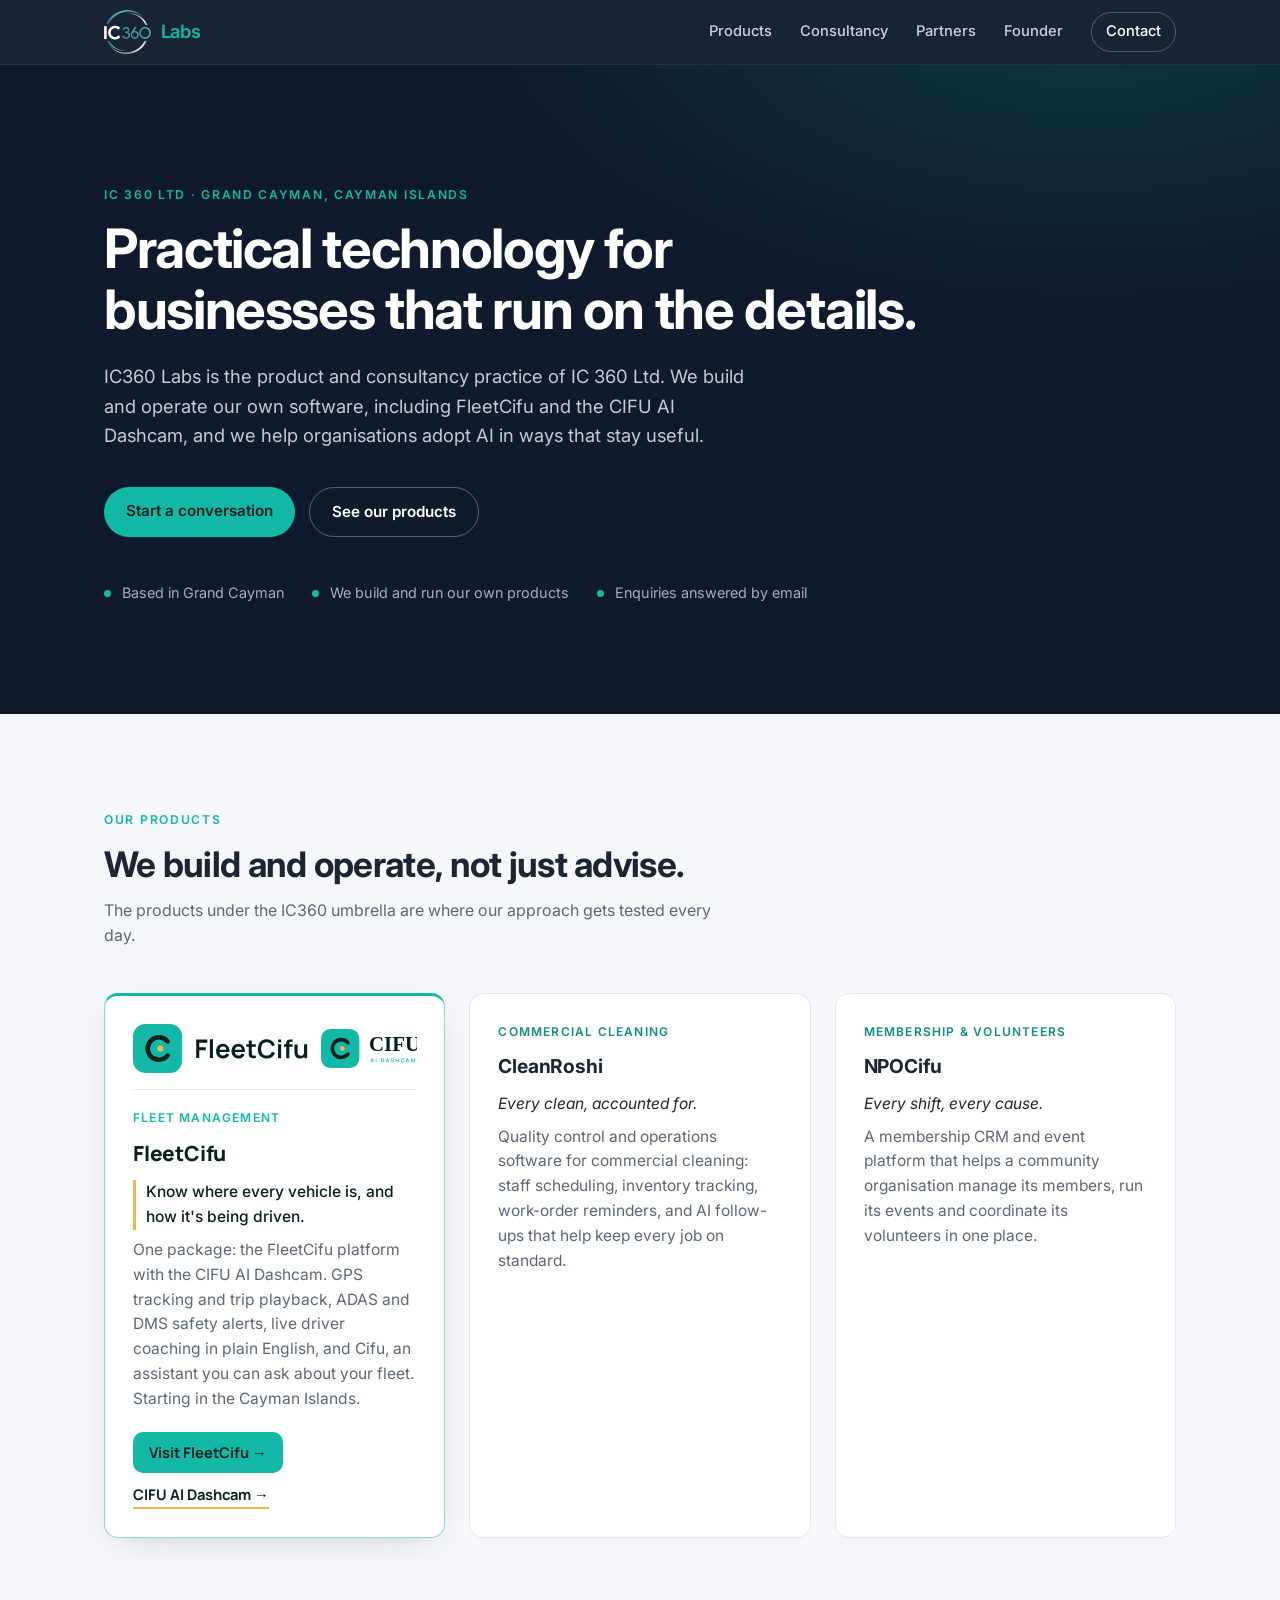
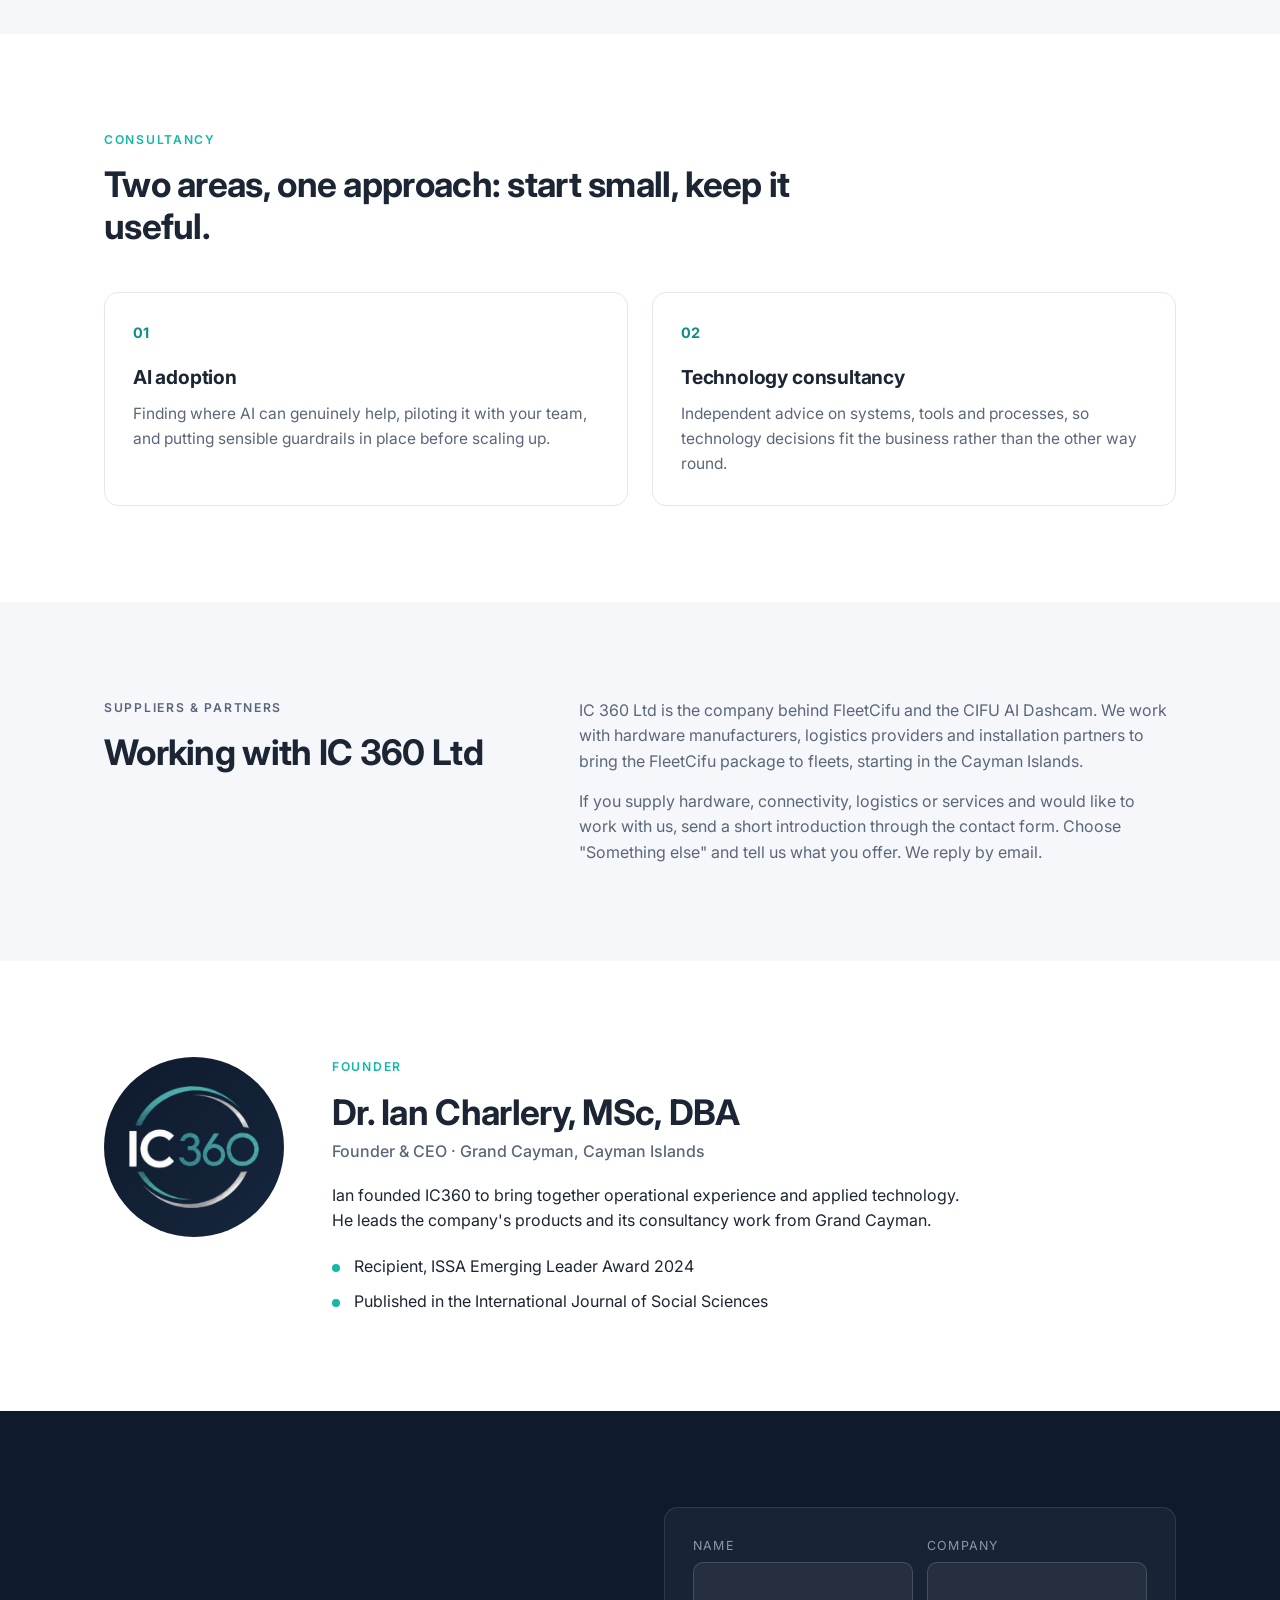
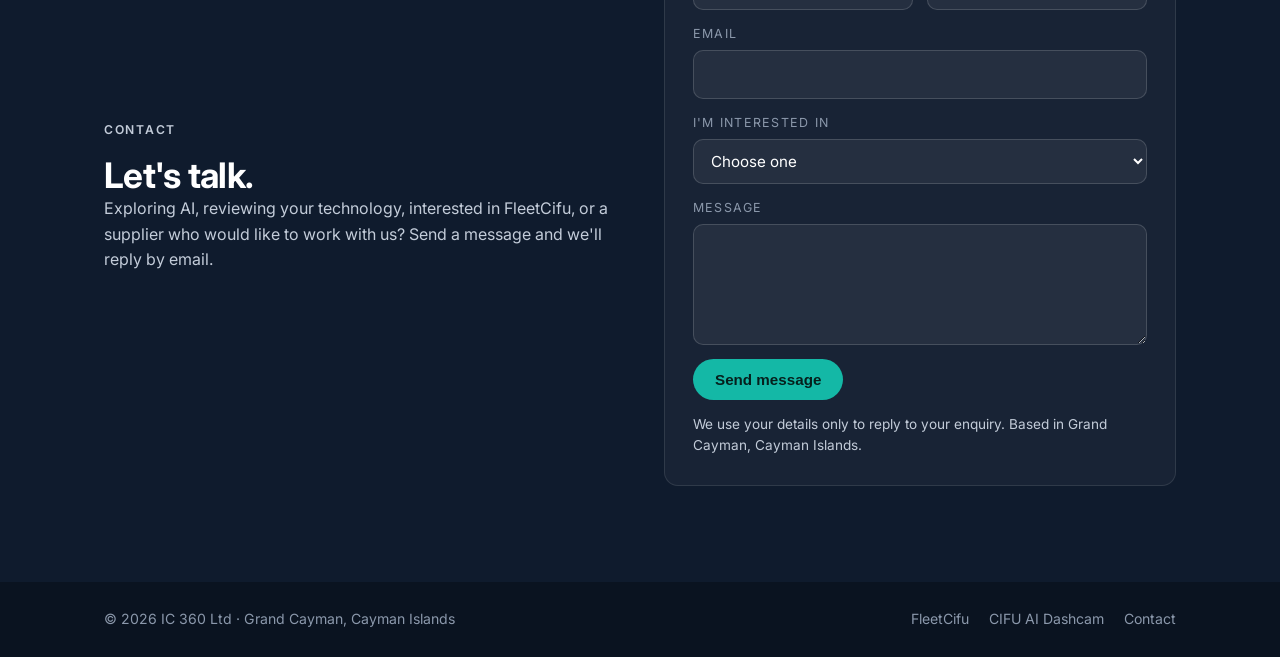
<file: index.html>
<!DOCTYPE html>
<html lang="en">
<head>
  <meta charset="utf-8">
  <meta name="viewport" content="width=device-width, initial-scale=1">
  <title>IC360 Labs | AI products and technology consultancy, Grand Cayman</title>
  <meta name="description" content="IC360 Labs is the product and consultancy practice of IC 360 Ltd in Grand Cayman. We build FleetCifu, with the CIFU AI Dashcam, and help businesses put AI and technology to practical use.">
  <link rel="canonical" href="https://ic360labs.ai/">
  <link rel="preconnect" href="https://fonts.googleapis.com">
  <link rel="preconnect" href="https://fonts.gstatic.com" crossorigin>
  <link href="https://fonts.googleapis.com/css2?family=Inter:wght@400;500;600;700&display=swap" rel="stylesheet">
  <link rel="stylesheet" href="styles.css">
  <link rel="icon" href="favicon.ico" sizes="any">
  <link rel="icon" type="image/png" sizes="32x32" href="favicon-32.png">
  <link rel="icon" type="image/png" sizes="16x16" href="favicon-16.png">
  <link rel="apple-touch-icon" href="apple-touch-icon.png">
  <link rel="manifest" href="site.webmanifest">
  <meta name="theme-color" content="#0f1b2d">
  <meta property="og:type" content="website">
  <meta property="og:site_name" content="IC360 Labs">
  <meta property="og:title" content="IC360 Labs | IC 360 Ltd, Grand Cayman">
  <meta property="og:description" content="Practical technology for businesses that run on the details. Makers of FleetCifu and the CIFU AI Dashcam.">
  <meta property="og:image" content="https://ic360labs.ai/og-image.png">
  <meta property="og:url" content="https://ic360labs.ai/">
  <meta name="twitter:card" content="summary_large_image">
  <meta name="twitter:title" content="IC360 Labs | IC 360 Ltd, Grand Cayman">
  <meta name="twitter:description" content="Practical technology for businesses that run on the details. Makers of FleetCifu and the CIFU AI Dashcam.">
  <meta name="twitter:image" content="https://ic360labs.ai/og-image.png">
  <script type="application/ld+json">
  {
    "@context": "https://schema.org",
    "@type": "Organization",
    "name": "IC 360 Ltd",
    "alternateName": "IC360 Labs",
    "url": "https://ic360labs.ai/",
    "logo": "https://ic360labs.ai/icon-512.png",
    "address": {"@type": "PostalAddress", "addressLocality": "Grand Cayman", "addressCountry": "KY"},
    "founder": {"@type": "Person", "name": "Dr. Ian Charlery"},
    "brand": [
      {"@type": "Brand", "name": "FleetCifu", "url": "https://fleetcifu.ai/"},
      {"@type": "Brand", "name": "CIFU AI Dashcam", "url": "https://cifu.ai/"}
    ]
  }
  </script>
</head>
<body>
  <a class="skip-link" href="#main">Skip to content</a>
  <header class="site-header">
    <div class="container nav">
      <a href="#top" class="logo"><img src="brand/header-logo.png" alt="IC360" class="logo-mark" width="47" height="44"><span>Labs</span></a>
      <nav aria-label="Primary">
        <a href="#products">Products</a>
        <a href="#services">Consultancy</a>
        <a href="#partners">Partners</a>
        <a href="#founder">Founder</a>
        <a href="#contact" class="nav-cta">Contact</a>
      </nav>
    </div>
  </header>

  <main id="main">
    <span id="top"></span>
    <section class="hero">
      <div class="container">
        <p class="eyebrow">IC 360 Ltd · Grand Cayman, Cayman Islands</p>
        <h1>Practical technology for businesses that run on the details.</h1>
        <p class="lead">IC360 Labs is the product and consultancy practice of IC 360 Ltd. We build and operate our own software, including FleetCifu and the CIFU AI Dashcam, and we help organisations adopt AI in ways that stay useful.</p>
        <div class="hero-actions">
          <a href="#contact" class="btn btn-primary">Start a conversation</a>
          <a href="#products" class="btn btn-ghost">See our products</a>
        </div>
        <ul class="hero-points" aria-label="At a glance">
          <li>Based in Grand Cayman</li>
          <li>We build and run our own products</li>
          <li>Enquiries answered by email</li>
        </ul>
      </div>
    </section>

    <section id="products" class="section section-alt">
      <div class="container">
        <p class="eyebrow">Our products</p>
        <h2>We build and operate, not just advise.</h2>
        <p class="section-lead">The products under the IC360 umbrella are where our approach gets tested every day.</p>
        <div class="cards">
          <article class="card card-feature product-brand">
            <div class="product-logos">
              <img src="brand/products/fleetcifu-logo.svg" alt="FleetCifu" class="pl-fleet" width="200" height="56">
              <img src="brand/products/cifu-ai-dashcam-logo.svg" alt="CIFU AI Dashcam" class="pl-cifu" width="110" height="44">
            </div>
            <p class="card-tag">Fleet management</p>
            <h3>FleetCifu</h3>
            <p class="card-quote">Know where every vehicle is, and how it's being driven.</p>
            <p>One package: the FleetCifu platform with the CIFU AI Dashcam. GPS tracking and trip playback, ADAS and DMS safety alerts, live driver coaching in plain English, and Cifu, an assistant you can ask about your fleet. Starting in the Cayman Islands.</p>
            <div class="card-links">
              <a href="https://fleetcifu.ai/" class="pb-btn" rel="noopener">Visit FleetCifu →</a>
              <a href="https://cifu.ai/" class="pb-link" rel="noopener">CIFU AI Dashcam →</a>
            </div>
          </article>
          <article class="card">
            <p class="card-tag">Commercial cleaning</p>
            <h3>CleanRoshi</h3>
            <p class="card-quote">Every clean, accounted for.</p>
            <p>Quality control and operations software for commercial cleaning: staff scheduling, inventory tracking, work-order reminders, and AI follow-ups that help keep every job on standard.</p>
          </article>
          <article class="card">
            <p class="card-tag">Membership &amp; volunteers</p>
            <h3>NPOCifu</h3>
            <p class="card-quote">Every shift, every cause.</p>
            <p>A membership CRM and event platform that helps a community organisation manage its members, run its events and coordinate its volunteers in one place.</p>
          </article>
        </div>
      </div>
    </section>

    <section id="services" class="section">
      <div class="container">
        <p class="eyebrow">Consultancy</p>
        <h2>Two areas, one approach: start small, keep it useful.</h2>
        <div class="pillars pillars-2">
          <article class="pillar">
            <div class="pillar-num">01</div>
            <h3>AI adoption</h3>
            <p>Finding where AI can genuinely help, piloting it with your team, and putting sensible guardrails in place before scaling up.</p>
          </article>
          <article class="pillar">
            <div class="pillar-num">02</div>
            <h3>Technology consultancy</h3>
            <p>Independent advice on systems, tools and processes, so technology decisions fit the business rather than the other way round.</p>
          </article>
        </div>
      </div>
    </section>

    <section id="partners" class="section section-alt">
      <div class="container partners">
        <div>
          <p class="eyebrow">Suppliers &amp; partners</p>
          <h2>Working with IC 360 Ltd</h2>
        </div>
        <div>
          <p>IC 360 Ltd is the company behind FleetCifu and the CIFU AI Dashcam. We work with hardware manufacturers, logistics providers and installation partners to bring the FleetCifu package to fleets, starting in the Cayman Islands.</p>
          <p>If you supply hardware, connectivity, logistics or services and would like to work with us, send a short introduction through the contact form. Choose "Something else" and tell us what you offer. We reply by email.</p>
        </div>
      </div>
    </section>

    <section id="founder" class="section">
      <div class="container founder">
        <div class="founder-mark" aria-hidden="true"><img src="brand/ic360-mark.png" alt=""></div>
        <div>
          <p class="eyebrow">Founder</p>
          <h2>Dr. Ian Charlery, MSc, DBA</h2>
          <p class="founder-role">Founder &amp; CEO · Grand Cayman, Cayman Islands</p>
          <p>Ian founded IC360 to bring together operational experience and applied technology. He leads the company's products and its consultancy work from Grand Cayman.</p>
          <ul class="facts">
            <li>Recipient, ISSA Emerging Leader Award 2024</li>
            <li>Published in the International Journal of Social Sciences</li>
          </ul>
        </div>
      </div>
    </section>

    <section id="contact" class="section section-dark">
      <div class="container contact">
        <div>
          <p class="eyebrow">Contact</p>
          <h2>Let's talk.</h2>
          <p>Exploring AI, reviewing your technology, interested in FleetCifu, or a supplier who would like to work with us? Send a message and we'll reply by email.</p>
        </div>
        <iframe name="zf-sink" id="zf-sink" class="form-sink" title="Form submission" aria-hidden="true" tabindex="-1"></iframe>
        <form class="contact-form" id="contact-form" action="https://forms.zohopublic.com/ianic361/form/IC360WebsiteContact/formperma/ixqff5VGN-3F3wlj3-idNuO0l8W2hlaYBINlwpQxLTo/htmlRecords/submit" method="POST" accept-charset="UTF-8" enctype="multipart/form-data" target="zf-sink">
          <input type="hidden" name="zf_referrer_name" value="">
          <input type="hidden" name="zf_redirect_url" value="">
          <input type="hidden" name="zc_gad" value="">
          <input type="text" name="website_hp" tabindex="-1" autocomplete="off" class="hp" aria-hidden="true">
          <div class="form-fields" id="form-fields">
            <div class="form-row">
              <label>Name<input type="text" name="SingleLine" maxlength="255" autocomplete="name" required></label>
              <label>Company<input type="text" name="SingleLine1" maxlength="255" autocomplete="organization"></label>
            </div>
            <label>Email<input type="email" name="Email" maxlength="255" autocomplete="email" inputmode="email" required></label>
            <label>I'm interested in
              <select name="Dropdown">
                <option value="-Select-" selected>Choose one</option>
                <option value="AI adoption">AI adoption</option>
                <option value="Technology consultancy">Technology consultancy</option>
                <option value="Something else">Something else (FleetCifu, suppliers, partners)</option>
              </select>
            </label>
            <label>Message<textarea name="MultiLine" rows="4" maxlength="65535" required></textarea></label>
            <button type="submit" class="btn btn-primary" id="form-submit">Send message</button>
          </div>
          <div id="form-status" class="form-result" role="status" aria-live="polite" aria-atomic="true" tabindex="-1"></div>
          <p class="form-note">We use your details only to reply to your enquiry. Based in Grand Cayman, Cayman Islands.</p>
        </form>
      </div>
    </section>
  </main>

  <footer class="site-footer">
    <div class="container">
      <p>© 2026 IC 360 Ltd · Grand Cayman, Cayman Islands</p>
      <p class="footer-links"><a href="https://fleetcifu.ai/" rel="noopener">FleetCifu</a><a href="https://cifu.ai/" rel="noopener">CIFU AI Dashcam</a><a href="#contact">Contact</a></p>
    </div>
  </footer>
  <script>
  (function () {
    var form = document.getElementById('contact-form');
    var status = document.getElementById('form-status');
    var button = document.getElementById('form-submit');
    var sink = document.getElementById('zf-sink');
    var pending = false;
    var renderToken = 0;
    var BUTTON_LABEL = 'Send message';

    function setButton(label, disabled) {
      button.textContent = label;
      button.disabled = disabled;
    }

    function show(kind, title, detail, offerAnother) {
      var token = ++renderToken;
      status.className = 'form-result is-visible form-result-' + kind;
      status.setAttribute('role', kind === 'error' ? 'alert' : 'status');
      status.setAttribute('aria-live', kind === 'error' ? 'assertive' : 'polite');
      window.setTimeout(function () {
        if (token !== renderToken) return;
        status.replaceChildren();
        var titleEl = document.createElement('p');
        titleEl.className = 'form-result-title';
        titleEl.textContent = title;
        status.appendChild(titleEl);
        if (detail) {
          var detailEl = document.createElement('p');
          detailEl.className = 'form-result-detail';
          detailEl.textContent = detail;
          status.appendChild(detailEl);
        }
        if (offerAnother) {
          var again = document.createElement('button');
          again.type = 'button';
          again.className = 'form-again';
          again.textContent = 'Send another message';
          again.addEventListener('click', resetForm);
          status.appendChild(again);
        }
        if (kind !== 'pending') status.focus();
      }, 30);
    }

    function resetForm() {
      pending = false;
      form.classList.remove('is-sent');
      form.removeAttribute('aria-busy');
      form.reset();
      status.className = 'form-result';
      status.setAttribute('role', 'status');
      status.setAttribute('aria-live', 'polite');
      status.replaceChildren();
      setButton(BUTTON_LABEL, false);
      var name = form.querySelector('input[name="SingleLine"]');
      if (name) name.focus();
    }

    function succeed() {
      pending = false;
      form.removeAttribute('aria-busy');
      form.classList.add('is-sent');
      form.reset();
      setButton(BUTTON_LABEL, false);
      show('success', 'Thanks, your message has been sent.', "We'll reply by email.", true);
    }

    function fail(detail) {
      pending = false;
      form.removeAttribute('aria-busy');
      form.classList.remove('is-sent');
      setButton(BUTTON_LABEL, false);
      show('error', "We couldn't send your message.", detail || 'Check your connection and try again.', false);
    }

    function looksLikeZohoError(text) {
      return /Error Occurred|Enter a value for this field|Enter a valid email/i.test(text || '');
    }

    function trimFields() {
      Array.prototype.forEach.call(form.querySelectorAll('input[type="text"], input[type="email"], textarea'), function (el) {
        el.value = el.value.trim();
      });
    }

    function submitWithFetch() {
      var data = new FormData(form);
      data.delete('website_hp');
      var ctrl = typeof AbortController === 'function' ? new AbortController() : null;
      var abortTimer = window.setTimeout(function () {
        if (ctrl) ctrl.abort();
      }, 20000);
      fetch(form.action, {
        method: 'POST',
        body: data,
        mode: 'no-cors',
        credentials: 'omit',
        signal: ctrl ? ctrl.signal : undefined
      }).then(function (res) {
        window.clearTimeout(abortTimer);
        // Zoho does not send CORS headers, so a completed POST is an opaque
        // response (status 0) for both the thank-you page and a validation
        // page. Required name, email, and message are checked before this
        // request. A dropped connection rejects and is shown as an error.
        if (res.type === 'opaque') {
          succeed();
          return null;
        }
        if (!res.ok) {
          fail('The form service rejected the message. Please try again.');
          return null;
        }
        return res.text().then(function (text) {
          if (looksLikeZohoError(text)) fail('Please check your name, email, and message, then try again.');
          else succeed();
        });
      }).catch(function () {
        window.clearTimeout(abortTimer);
        fail('Check your connection and try again.');
      });
    }

    function watchIframe() {
      var started = Date.now();
      var done = false;
      function finish(ok) {
        if (done) return;
        done = true;
        window.clearInterval(poll);
        if (ok) succeed();
        else fail('Check your connection and try again.');
      }
      function tick() {
        if (done) return;
        var waited = Date.now() - started;
        try {
          var href = sink.contentWindow.location.href || '';
          var text = (sink.contentDocument && sink.contentDocument.body && sink.contentDocument.body.innerText) || '';
          if (/Thank you! Your response has been submitted/i.test(text)) finish(true);
          else if (looksLikeZohoError(text)) finish(false);
          else if (waited > 15000) finish(href === 'about:blank' ? false : true);
        } catch (err) {
          if (waited > 600) finish(true);
        }
      }
      sink.addEventListener('load', tick);
      var poll = window.setInterval(tick, 200);
      window.setTimeout(function () { finish(false); }, 15000);
    }

    form.addEventListener('submit', function (e) {
      if (form.website_hp && form.website_hp.value) {
        e.preventDefault();
        return;
      }
      trimFields();
      if (!form.reportValidity()) {
        e.preventDefault();
        return;
      }
      if (pending) {
        e.preventDefault();
        return;
      }
      form.zf_referrer_name.value = location.href;
      pending = true;
      form.setAttribute('aria-busy', 'true');
      setButton('Sending…', true);
      show('pending', 'Sending…', '', false);
      if (window.fetch) {
        e.preventDefault();
        submitWithFetch();
        return;
      }
      watchIframe();
    });
  })();
  </script>
</body>
</html>
</file>
<file: styles.css>
:root{--navy:#0f1b2d;--navy-2:#16263d;--ink:#1c2533;--muted:#5b6778;--line:#e3e7ee;--bg-alt:#f5f7fa;--accent:#14b8a6;--accent-dark:#0f8f82;--radius:14px}
*{box-sizing:border-box;margin:0;padding:0}
html{scroll-behavior:smooth}
body{font-family:Inter,system-ui,-apple-system,"Segoe UI",Roboto,sans-serif;color:var(--ink);line-height:1.6;background:#fff;-webkit-font-smoothing:antialiased}
a{color:inherit}
.container{max-width:1120px;margin:0 auto;padding:0 24px}
.site-header{position:sticky;top:0;z-index:10;background:rgba(15,27,45,.96);backdrop-filter:blur(6px);border-bottom:1px solid rgba(255,255,255,.06)}
.nav{display:flex;align-items:center;justify-content:space-between;height:64px}
.logo{color:#fff;font-weight:700;font-size:1.15rem;text-decoration:none;letter-spacing:-.01em}
.logo span{color:var(--accent);font-weight:600}
nav{display:flex;gap:28px;align-items:center}
nav a{color:#c9d2df;text-decoration:none;font-size:.92rem;font-weight:500}
nav a:hover{color:#fff}
.nav-cta{border:1px solid rgba(255,255,255,.25);padding:7px 14px;border-radius:999px;color:#fff!important}
.hero{background:radial-gradient(1000px 500px at 85% -10%,rgba(20,184,166,.18),transparent 60%),var(--navy);color:#fff;padding:120px 0 110px}
.hero h1{font-size:clamp(2.1rem,5vw,3.4rem);line-height:1.12;letter-spacing:-.025em;max-width:820px;font-weight:700}
.lead{font-size:1.15rem;color:#c3ccd9;max-width:640px;margin-top:22px}
.eyebrow{text-transform:uppercase;letter-spacing:.14em;font-size:.76rem;font-weight:600;color:var(--accent);margin-bottom:14px}
.hero-actions{display:flex;gap:14px;margin-top:36px;flex-wrap:wrap}
.btn{display:inline-block;padding:12px 22px;border-radius:999px;font-weight:600;text-decoration:none;font-size:.95rem}
.btn-primary{background:var(--accent);color:#06201d}
.btn-primary:hover{background:#2dd4bf}
.btn-ghost{border:1px solid rgba(255,255,255,.3);color:#fff}
.section{padding:96px 0}
.section-alt{background:var(--bg-alt)}
.section h2{font-size:clamp(1.6rem,3.2vw,2.2rem);letter-spacing:-.02em;line-height:1.2;max-width:720px}
.section-lead{color:var(--muted);margin-top:12px;max-width:640px}
.pillars,.cards{display:grid;grid-template-columns:repeat(3,1fr);gap:24px;margin-top:44px}
.pillar{padding:28px;border:1px solid var(--line);border-radius:var(--radius)}
.pillar-num{font-weight:700;color:var(--accent-dark);font-size:.9rem;margin-bottom:18px}
.pillar h3,.card h3{font-size:1.2rem;margin-bottom:10px;letter-spacing:-.01em}
.pillar p,.card p{color:var(--muted);font-size:.97rem}
.card{background:#fff;border:1px solid var(--line);border-radius:var(--radius);padding:28px;display:flex;flex-direction:column;position:relative}
.card-tag{font-size:.75rem!important;text-transform:uppercase;letter-spacing:.1em;font-weight:600;color:var(--accent-dark)!important;margin-bottom:10px}
.card-quote{font-style:italic;color:var(--ink)!important;margin-bottom:8px}
.card-link{margin-top:auto;padding-top:20px;font-weight:600;color:var(--navy);text-decoration:none;font-size:.95rem}
.card-link:hover{color:var(--accent-dark)}
.placeholder-link{color:#9aa4b2}
.card-soon{background:repeating-linear-gradient(135deg,#fff,#fff 12px,#fafbfc 12px,#fafbfc 24px);border-style:dashed}
.card-soon .card-tag{color:var(--muted)!important}
.badge{margin-top:auto;align-self:flex-start;background:var(--navy);color:#fff;font-size:.78rem;font-weight:600;padding:5px 12px;border-radius:999px;margin-top:20px}
.pillars-2{grid-template-columns:repeat(2,1fr)}
.founder{display:grid;grid-template-columns:180px 1fr;gap:48px;align-items:start}
.founder-mark{width:180px;height:180px;border-radius:50%;background:linear-gradient(135deg,var(--navy),var(--navy-2));color:var(--accent);display:grid;place-items:center;font-size:3rem;font-weight:700;letter-spacing:-.03em}
.founder-role{color:var(--muted);margin:6px 0 18px;font-weight:500}
.founder p{max-width:640px}
.facts{list-style:none;margin-top:20px;display:grid;gap:10px}
.facts li{padding-left:22px;position:relative}
.facts li::before{content:"";position:absolute;left:0;top:.62em;width:8px;height:8px;border-radius:50%;background:var(--accent)}
.section-dark{background:var(--navy);color:#fff}
.section-dark p{color:#c3ccd9}
.contact{display:grid;grid-template-columns:1fr 1fr;gap:48px;align-items:center}
.contact-list{list-style:none;display:grid;gap:14px}
.contact-list li{display:flex;gap:16px;align-items:baseline;padding-bottom:14px;border-bottom:1px solid rgba(255,255,255,.1);color:#e6ebf2}
.contact-list span{width:80px;flex-shrink:0;font-size:.78rem;text-transform:uppercase;letter-spacing:.1em;color:#8b98ab}
.contact-list a{color:#fff;text-decoration:none;font-weight:500}
.contact-list a:hover{color:var(--accent)}
.tbd{color:#f5b454;font-style:normal;font-size:.85rem;font-weight:600}
.site-footer{background:#0a1320;color:#8b98ab;font-size:.88rem;padding:26px 0}
.site-footer .container{display:flex;justify-content:space-between;flex-wrap:wrap;gap:8px}
@media (max-width:860px){
  .pillars,.cards{grid-template-columns:1fr}
  .contact{grid-template-columns:1fr}
  .founder{grid-template-columns:1fr;gap:28px}
  .founder-mark{width:120px;height:120px;font-size:2.2rem}
}
@media (max-width:640px){
  nav a:not(.nav-cta){display:none}
  .hero{padding:80px 0 72px}
  .section{padding:68px 0}
  .lead{font-size:1.05rem}
}

.contact-form{display:grid;gap:14px;background:rgba(255,255,255,.04);border:1px solid rgba(255,255,255,.1);border-radius:var(--radius);padding:28px;position:relative}
.form-fields{display:grid;gap:14px;min-width:0}
.form-row{display:grid;grid-template-columns:1fr 1fr;gap:14px}
.contact-form label{display:grid;gap:6px;font-size:.78rem;text-transform:uppercase;letter-spacing:.1em;color:#8b98ab}
.contact-form input,.contact-form select,.contact-form textarea{font:inherit;font-size:.95rem;text-transform:none;letter-spacing:normal;color:#fff;background:rgba(255,255,255,.06);border:1px solid rgba(255,255,255,.15);border-radius:10px;padding:11px 13px}
.contact-form select option{color:#1c2533}
.contact-form input:focus,.contact-form select:focus,.contact-form textarea:focus{outline:none;border-color:var(--accent)}
.contact-form button{border:0;cursor:pointer;justify-self:start}
.form-note{font-size:.85rem;color:#8b98ab}
@media (max-width:640px){.form-row{grid-template-columns:1fr}}

.logo{display:inline-flex;align-items:center;gap:10px}
.logo-mark{width:auto;height:44px}
.hp{position:absolute;left:-9999px;width:1px;height:1px;opacity:0}
.form-sink{position:fixed;left:0;bottom:0;width:160px;height:40px;border:0;opacity:0;pointer-events:none}
.founder-mark img{width:72%;height:auto}

/* 2026-10-10 polish */
.skip-link{position:absolute;left:-9999px;top:8px;z-index:20;background:#fff;color:var(--navy);padding:8px 14px;border-radius:8px;font-weight:600}
.skip-link:focus{left:12px}
#top{position:absolute;top:0}
.hero-points{list-style:none;display:flex;flex-wrap:wrap;gap:10px 28px;margin-top:44px;color:#9fb0c4;font-size:.9rem}
.hero-points li{padding-left:18px;position:relative}
.hero-points li::before{content:"";position:absolute;left:0;top:.6em;width:7px;height:7px;border-radius:50%;background:var(--accent)}
.card-feature{border-color:rgba(20,184,166,.45);box-shadow:0 10px 30px -18px rgba(15,27,45,.35)}
.card-links{display:flex;flex-wrap:wrap;gap:6px 20px;margin-top:auto;padding-top:20px}
.card-links .card-link{margin-top:0;padding-top:0}
.partners{display:grid;grid-template-columns:1fr 1.4fr;gap:48px;align-items:start}
.partners p{color:var(--muted);max-width:620px}
.partners p+p{margin-top:14px}
.footer-links{display:flex;gap:20px;flex-wrap:wrap}
.footer-links a{color:#8b98ab;text-decoration:none}
.footer-links a:hover{color:#fff}
a:focus-visible,button:focus-visible,input:focus-visible,select:focus-visible,textarea:focus-visible{outline:2px solid var(--accent);outline-offset:2px}
.btn-primary:disabled{opacity:.6;cursor:default}
@media (max-width:860px){.partners{grid-template-columns:1fr;gap:16px}}
/* FleetCifu / CIFU AI Dashcam product branding (scoped) */
@font-face{font-family:"Manrope";src:url(fonts/manrope-var.woff2) format("woff2");font-weight:200 800;font-display:swap}
@font-face{font-family:"InterFC";src:url(fonts/inter-var.woff2) format("woff2");font-weight:100 900;font-display:swap}
.product-brand{--fc-teal:#14B8A6;--fc-gold:#F5B454;--fc-ink:#06201D;font-family:InterFC,Inter,system-ui,sans-serif;background:#fff;border-color:rgba(20,184,166,.5);border-top:3px solid var(--fc-teal)}
.product-brand h3{font-family:Manrope,Inter,sans-serif;font-weight:800;color:var(--fc-ink);font-size:1.3rem}
.product-brand .card-tag{color:var(--fc-teal)!important}
.product-brand .card-quote{color:var(--fc-ink)!important;border-left:3px solid var(--fc-gold);padding-left:10px;font-style:normal;font-weight:500}
.product-logos{display:flex;align-items:center;justify-content:space-between;gap:12px;margin-bottom:18px;padding-bottom:16px;border-bottom:1px solid var(--line)}
.product-logos img{display:block;height:auto}
.pl-fleet{width:min(62%,190px)}
.pl-cifu{width:min(34%,104px)}
.product-brand .card-links{align-items:center;gap:10px 18px}
.pb-btn{background:var(--fc-teal);color:var(--fc-ink);font-family:Manrope,sans-serif;font-weight:700;font-size:.92rem;padding:9px 16px;border-radius:10px;text-decoration:none}
.pb-btn:hover{background:#0f9f90}
.pb-link{color:var(--fc-ink);font-family:Manrope,sans-serif;font-weight:700;font-size:.92rem;text-decoration:none;border-bottom:2px solid var(--fc-gold)}
.pb-link:hover{color:#0f9f90}
/* mobile overflow fix: let contact grid/inputs shrink */
.contact>*,.form-row>*{min-width:0}
.contact-form input,.contact-form select,.contact-form textarea{width:100%;min-width:0}
/* Clear the sticky header (64px bar + border) when jumping to Contact. */
#contact,#form-status{scroll-margin-top:80px}
.contact-form.is-sent .form-fields{display:none}
.form-result{margin:0}
.form-result:not(.is-visible){position:absolute;width:1px;height:1px;overflow:hidden;clip:rect(0 0 0 0)}
.form-result:focus{outline:none}
.form-result:focus-visible{outline:2px solid var(--accent);outline-offset:3px}
.section-dark .form-result.is-visible{border-radius:12px;padding:16px 18px}
.section-dark .form-result-success.is-visible{background:rgba(20,184,166,.14);border:1px solid rgba(20,184,166,.7)}
.section-dark .form-result-error.is-visible{background:rgba(245,180,84,.12);border:1px solid rgba(245,180,84,.8)}
.section-dark .form-result-pending.is-visible{background:transparent;border:0;padding:2px 0 0}
.section-dark .form-result p{color:var(--accent);font-weight:700;font-size:1rem;line-height:1.45;letter-spacing:normal;text-transform:none;margin:0}
.section-dark .form-result-success .form-result-title{font-size:1.05rem}
.section-dark .form-result-success .form-result-title::before{content:"✓";display:inline-grid;place-items:center;width:1.35em;height:1.35em;margin-right:10px;border-radius:50%;background:var(--accent);color:#06201d;font-size:.8em;font-weight:800;vertical-align:-.15em}
.section-dark .form-result-success .form-result-detail{color:#e7fffb;font-weight:600;margin-top:6px}
.section-dark .form-result-error p{color:#f5b454}
.section-dark .form-result-error .form-result-detail{font-weight:600;margin-top:6px}
.form-again{margin-top:14px;background:transparent;color:var(--accent);border:1px solid rgba(20,184,166,.65);border-radius:999px;padding:8px 14px;font:inherit;font-size:.92rem;font-weight:700;cursor:pointer}
.form-again:hover{background:rgba(20,184,166,.12)}
</file>
